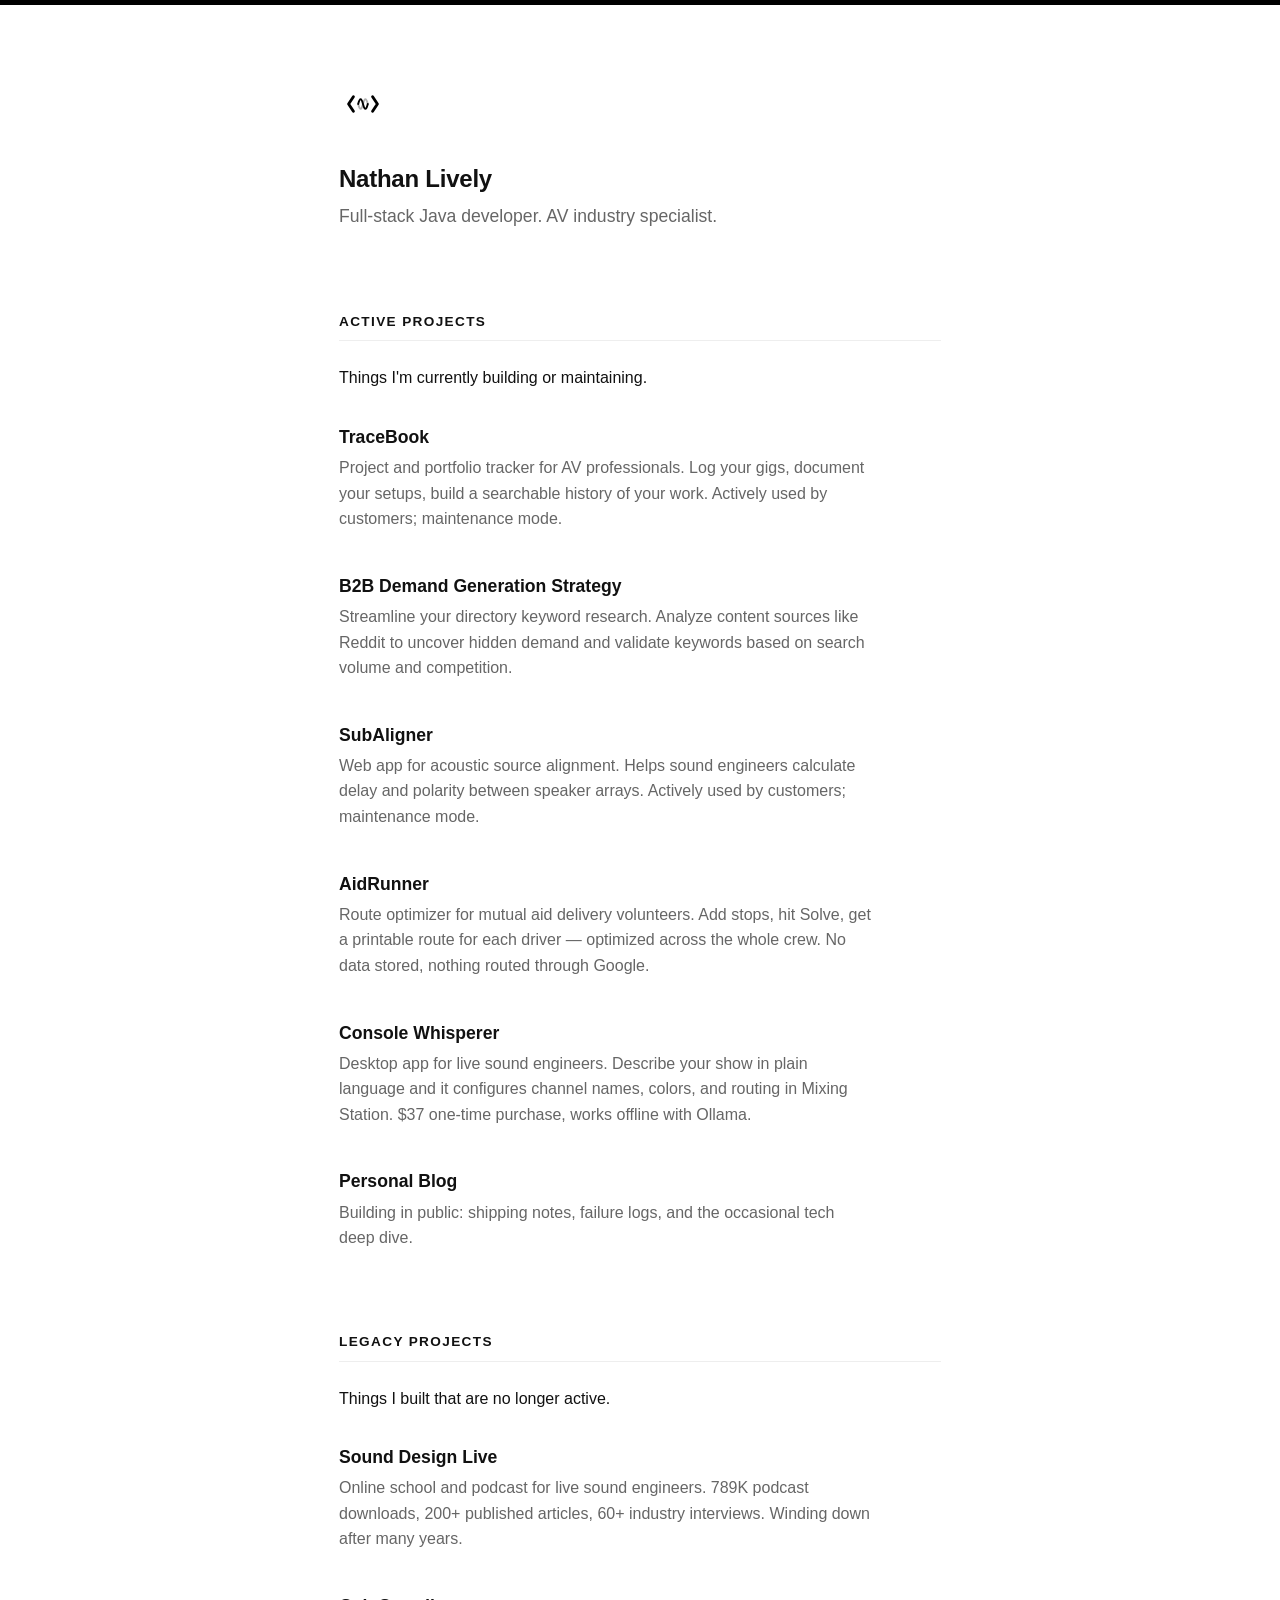
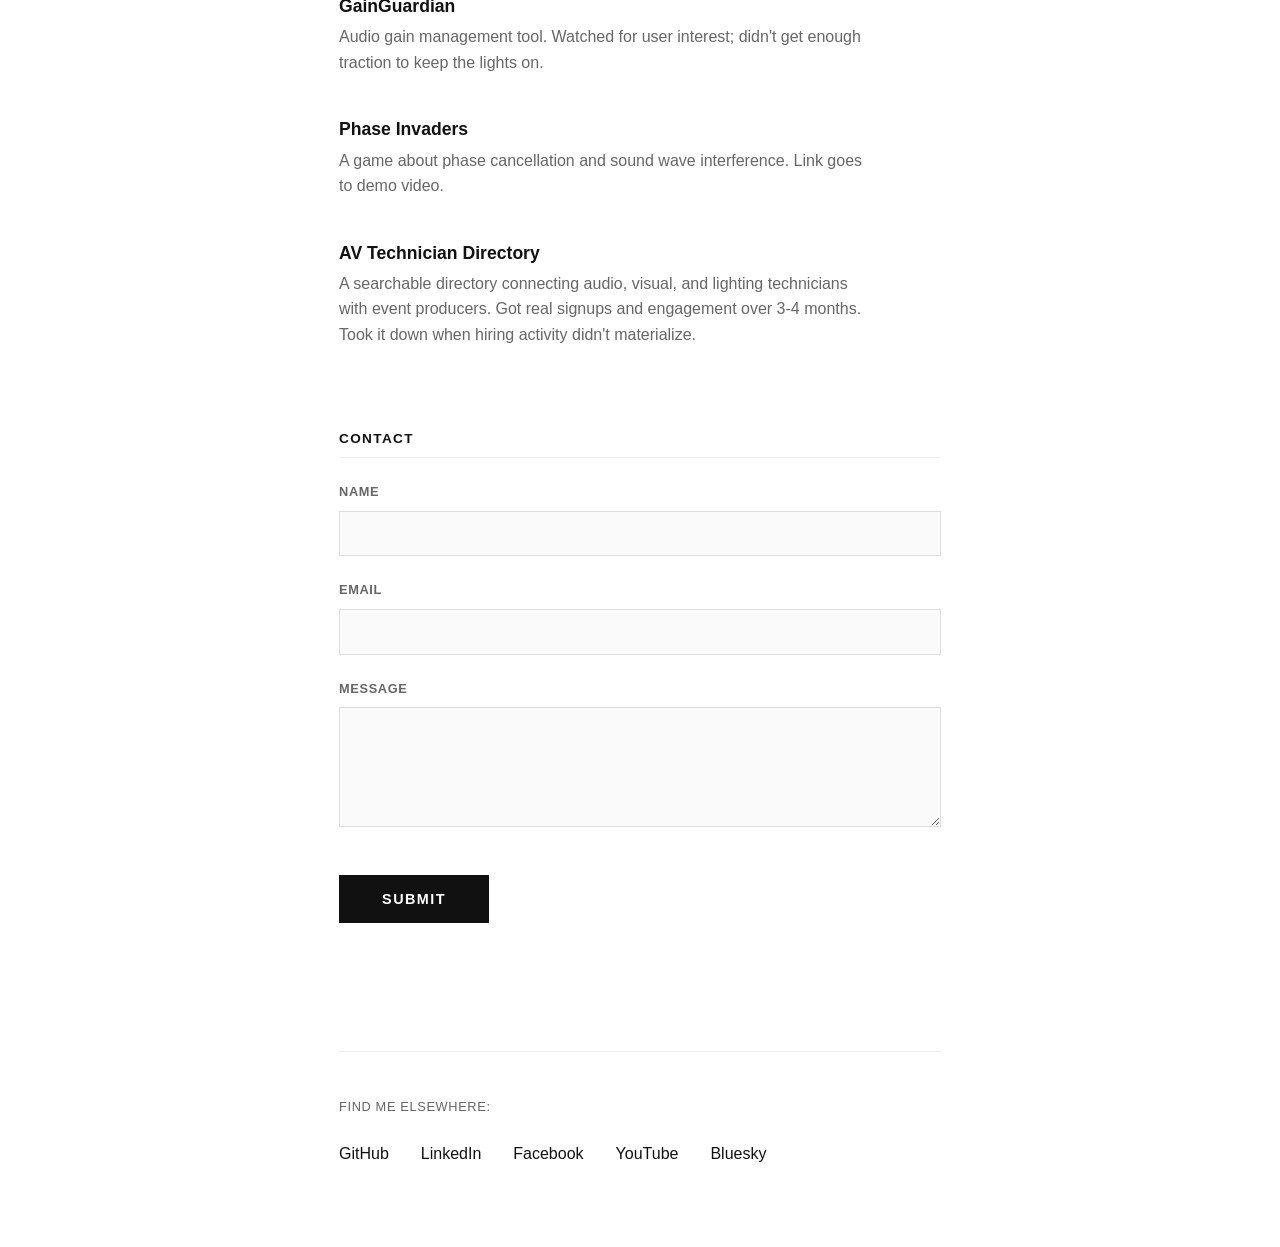
<file: index.html>
<!DOCTYPE html>
<html lang="en">
<head>
  <meta charset="utf-8">
  <meta name="viewport" content="width=device-width, initial-scale=1">
  <title>Nathan Lively | Full-stack Java Developer</title>
  <meta name="description" content="Personal website of Nathan Lively, a full-stack Java developer specializing in the AV and live sound industry.">
  <link rel="stylesheet" href="css/style.css">

  <link href="favicon-96x96.png" rel="icon" sizes="96x96" type="image/png"/>
  <link href="favicon.svg" rel="icon" type="image/svg+xml"/>
  <link href="favicon.ico" rel="shortcut icon"/>
  <link href="apple-touch-icon.png" rel="apple-touch-icon" sizes="180x180"/>
  <meta content="Nathan Lively" name="apple-mobile-web-app-title"/>
  <link href="site.webmanifest" rel="manifest"/>
  <script async defer src="https://www.google.com/recaptcha/api.js"></script>
</head>
<body>
  <div class="container">
    <header>
      <div class="logo">
        <img alt="Nathan Lively Logo" height="48" src="icon.svg" width="48">
      </div>
      <h1>Nathan Lively</h1>
      <p class="tagline">Full-stack Java developer. AV industry specialist.</p>
    </header>

    <main>
      <section id="active-projects">
        <h2>Active Projects</h2>
        <p class="intro">Things I'm currently building or maintaining.</p>
        <ul id="project-list" class="projects">
          <li>
            <a href="https://aid.nathanlively.com/">AidRunner</a>
            <p>Route optimizer for mutual aid delivery volunteers. Add stops, hit Solve, get a printable route for each driver — optimized across the whole crew. No data stored, nothing routed through Google.</p>
          </li>
          <li>
            <a href="https://consolewhisperer.com">Console Whisperer</a>
            <p>Desktop app for live sound engineers. Describe your show in plain language and it configures channel names, colors, and routing in Mixing Station. $37 one-time purchase, works offline with Ollama.</p>
          </li>
          <li>
            <a href="https://www.subaligner.com/">SubAligner</a>
            <p>Web app for acoustic source alignment. Helps sound engineers calculate delay and polarity between speaker arrays. Actively used by customers; maintenance mode.</p>
          </li>
          <li>
            <a href="https://trace-book.org/">TraceBook</a>
            <p>Project and portfolio tracker for AV professionals. Log your gigs, document your setups, build a searchable history of your work. Actively used by customers; maintenance mode.</p>
          </li>
          <li>
            <a href="https://www.b2bdemandgenerationstrategy.com/">B2B Demand Generation Strategy</a>
            <p>Streamline your directory keyword research. Analyze content sources like Reddit to uncover hidden demand
              and validate keywords based on search volume and competition.</p>
          </li>
          <li>
            <a href="https://nathanlively.substack.com/">Personal Blog</a>
            <p>Building in public: shipping notes, failure logs, and the occasional tech deep dive.</p>
          </li>
        </ul>
        <script>
          (function() {
            const list = document.getElementById('project-list');
            for (let i = list.children.length; i >= 0; i--) {
              list.appendChild(list.children[Math.random() * i | 0]);
            }
          })();
        </script>
      </section>

      <section id="legacy-projects">
        <h2>Legacy Projects</h2>
        <p class="intro">Things I built that are no longer active.</p>
        <ul class="projects">
          <li>
            <a href="https://www.sounddesignlive.com/">Sound Design Live</a>
            <p>Online school and podcast for live sound engineers. 789K podcast downloads, 200+ published articles, 60+ industry interviews. Winding down after many years.</p>
          </li>
          <li>
            <span class="offline-project">GainGuardian</span>
            <p>Audio gain management tool. Watched for user interest; didn't get enough traction to keep the lights on.</p>
          </li>
          <li>
            <a href="https://youtu.be/gzFS4uZFNok?si=YRiLhNw0PlH4KEy3">Phase Invaders</a>
            <p>A game about phase cancellation and sound wave interference. Link goes to demo video.</p>
          </li>
          <li>
            <span class="offline-project">AV Technician Directory</span>
            <p>A searchable directory connecting audio, visual, and lighting technicians with event producers. Got real signups and engagement over 3-4 months. Took it down when hiring activity didn't materialize.</p>
          </li>
        </ul>
      </section>

      <section id="contact">
        <h2>Contact</h2>
        <form action="https://api.staticforms.dev/submit" method="POST">
          <input type="hidden" name="apiKey" value="sf_abce64l6kdl6d0cgcjkm6hk3">
          <input type="hidden" name="redirectTo" value="https://nathanlively.com">
          <input type="hidden" name="replyTo" value="nathan@nathanlively.com">
          <input type="text" name="honeypot" style="display:none">

          <div class="field">
            <label for="name">Name</label>
            <input type="text" id="name" name="name" required>
          </div>
          <div class="field">
            <label for="email">Email</label>
            <input type="email" id="email" name="email" required>
          </div>
          <div class="field">
            <label for="message">Message</label>
            <textarea id="message" name="message" required></textarea>
          </div>
          <div class="g-recaptcha" data-sitekey="6Lemb4wsAAAAABFrgcMv6kI9WpDRdKCjvKuXtyep"></div>
          <button type="submit">Submit</button>
        </form>
      </section>
    </main>

    <footer>
      <p>Find me elsewhere:</p>
      <ul class="social-links">
        <li><a href="https://github.com/LiveNathan">GitHub</a></li>
        <li><a href="https://linkedin.com/in/nathanlively">LinkedIn</a></li>
        <li><a href="https://www.facebook.com/nathan.lively">Facebook</a></li>
        <li><a href="https://www.youtube.com/@nathanlively">YouTube</a></li>
        <li><a href="https://bsky.app/profile/nathanlively.bsky.social">Bluesky</a></li>
      </ul>
    </footer>
  </div>
</body>
</html>
</file>
<file: css/style.css>
:root {
  --text-color: #111;
  --secondary-text: #666;
  --bg-color: #fff;
  --link-color: #111;
  --border-color: #eee;
  --input-bg: #fafafa;
  --container-width: 650px;
}

* {
  box-sizing: border-box;
}

body {
  margin: 0;
  padding: 0;
  font-family: -apple-system, BlinkMacSystemFont, "Segoe UI", Roboto, Helvetica, Arial, sans-serif, "Apple Color Emoji", "Segoe UI Emoji", "Segoe UI Symbol";
  line-height: 1.6;
  color: var(--text-color);
  background-color: var(--bg-color);
  -webkit-font-smoothing: antialiased;
}

.container {
  max-width: var(--container-width);
  margin: 5rem auto;
  padding: 0 1.5rem;
}

header {
  margin-bottom: 5rem;
  position: relative;
}

.logo {
  margin-bottom: 2rem;
  width: 48px;
  height: 48px;
  background: white;
  border-radius: 4px;
}

.logo img {
  display: block;
}

h1 {
  font-size: 1.5rem;
  font-weight: 600;
  margin: 0 0 0.25rem 0;
  letter-spacing: -0.01em;
}

/* Subtle background accent */
body::before {
  content: "";
  position: fixed;
  top: 0;
  left: 0;
  width: 100%;
  height: 5px;
  background: black;
  z-index: 1000;
}

.tagline {
  font-size: 1.1rem;
  color: var(--secondary-text);
  margin: 0;
}

section {
  margin-bottom: 5rem;
}

h2 {
  font-size: 0.85rem;
  font-weight: 600;
  text-transform: uppercase;
  letter-spacing: 0.1em;
  margin: 0 0 1.5rem 0;
  padding-bottom: 0.5rem;
  border-bottom: 1px solid var(--border-color);
}

.intro {
  font-size: 1rem;
  margin-bottom: 2rem;
  color: var(--text-color);
}

ul {
  list-style: none;
  padding: 0;
  margin: 0;
}

.projects li {
  margin-bottom: 2.5rem;
}

.projects li a, 
.projects li .offline-project {
  font-weight: 600;
  font-size: 1.1rem;
  text-decoration: none;
  color: var(--link-color);
  display: inline-block;
  margin-bottom: 0.25rem;
}

.projects li a:hover {
  text-decoration: underline;
}

.projects li p {
  margin: 0;
  color: var(--secondary-text);
  font-size: 1rem;
  max-width: 60ch;
}

/* Contact Form */
form {
  display: flex;
  flex-direction: column;
  gap: 1.5rem;
}

.field {
  display: flex;
  flex-direction: column;
  gap: 0.5rem;
}

label {
  font-size: 0.8rem;
  font-weight: 600;
  text-transform: uppercase;
  letter-spacing: 0.05em;
  color: var(--secondary-text);
}

input[type="text"],
input[type="email"],
textarea {
  padding: 0.8rem;
  border: 1px solid #ddd;
  border-radius: 0;
  font-family: inherit;
  font-size: 1rem;
  background: var(--input-bg);
  transition: border-color 0.2s;
}

input[type="text"]:focus,
input[type="email"]:focus,
textarea:focus {
  outline: none;
  border-color: var(--text-color);
}

textarea {
  min-height: 120px;
  resize: vertical;
}

button {
  background: var(--text-color);
  color: var(--bg-color);
  border: none;
  padding: 1rem;
  font-size: 0.9rem;
  font-weight: 600;
  cursor: pointer;
  text-transform: uppercase;
  letter-spacing: 0.1em;
  transition: opacity 0.2s;
  align-self: flex-start;
  min-width: 150px;
}

button:hover {
  opacity: 0.9;
}

/* Footer */
footer {
  margin-top: 8rem;
  padding-top: 2rem;
  border-top: 1px solid var(--border-color);
}

footer p {
  font-size: 0.8rem;
  text-transform: uppercase;
  letter-spacing: 0.05em;
  color: var(--secondary-text);
  margin-bottom: 1.5rem;
}

.social-links {
  display: flex;
  flex-wrap: wrap;
  gap: 2rem;
}

.social-links li a {
  text-decoration: none;
  color: var(--link-color);
  font-size: 1rem;
  font-weight: 500;
}

.social-links li a:hover {
  text-decoration: underline;
}

@media (max-width: 600px) {
  .container {
    margin: 3rem auto;
  }
  
  header {
    margin-bottom: 3.5rem;
  }
  
  section {
    margin-bottom: 3.5rem;
  }
  
  button {
    width: 100%;
  }
}
</file>
